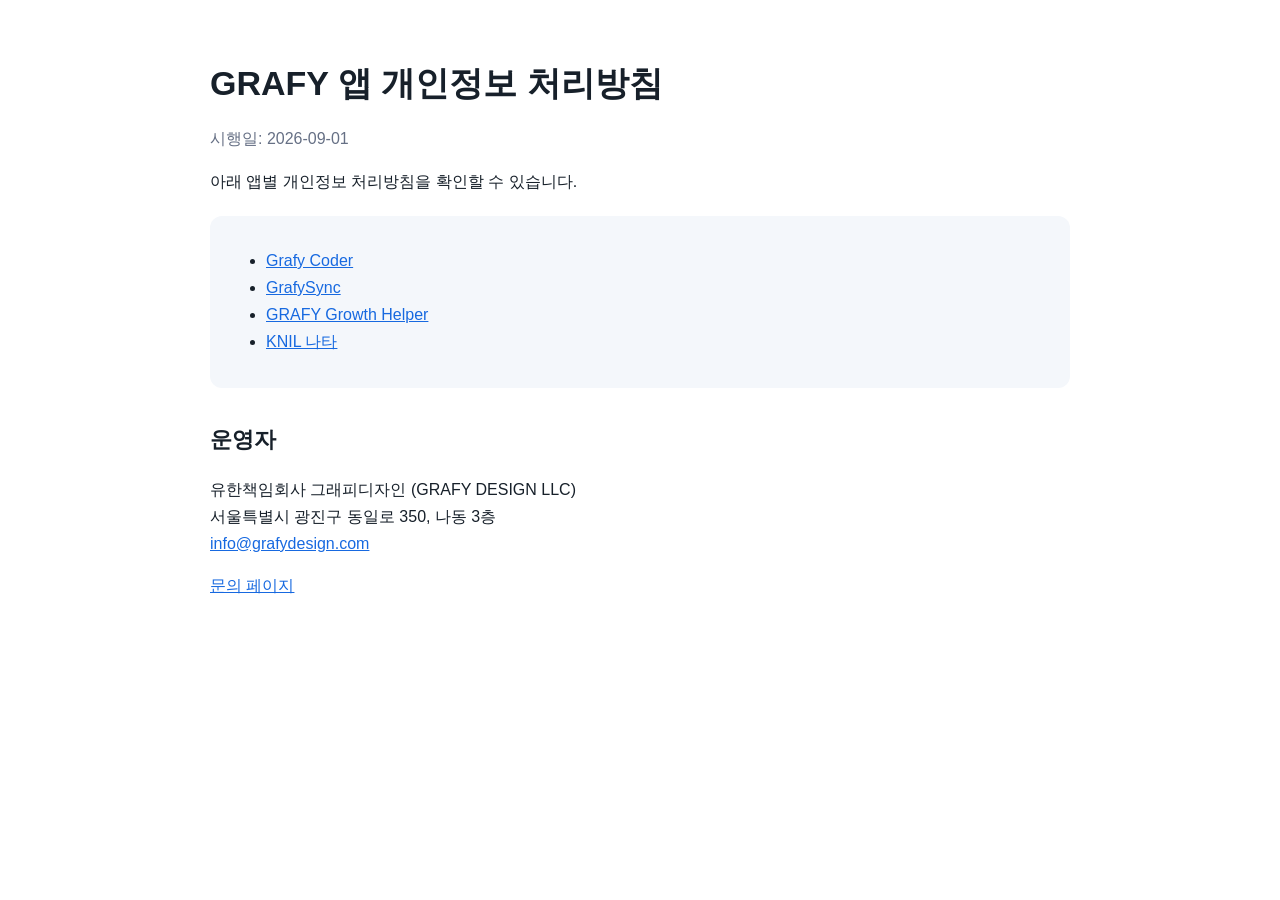
<file: index.html>
<!doctype html><html lang="ko"><head><meta charset="utf-8"><meta name="viewport" content="width=device-width,initial-scale=1"><title>GRAFY App Privacy</title><link rel="stylesheet" href="style.css"></head><body><h1>GRAFY 앱 개인정보 처리방침</h1><p class="muted">시행일: 2026-09-01</p><p>아래 앱별 개인정보 처리방침을 확인할 수 있습니다.</p><nav><ul><li><a href="grafy-coder/">Grafy Coder</a></li><li><a href="grafysync/">GrafySync</a></li><li><a href="ggh/">GRAFY Growth Helper</a></li><li><a href="knil/">KNIL 나타</a></li></ul></nav><h2>운영자</h2><p>유한책임회사 그래피디자인 (GRAFY DESIGN LLC)<br>서울특별시 광진구 동일로 350, 나동 3층<br><a href="mailto:info@grafydesign.com">info@grafydesign.com</a></p><p><a href="https://grafydesign.com/contact">문의 페이지</a></p></body></html>
</file>
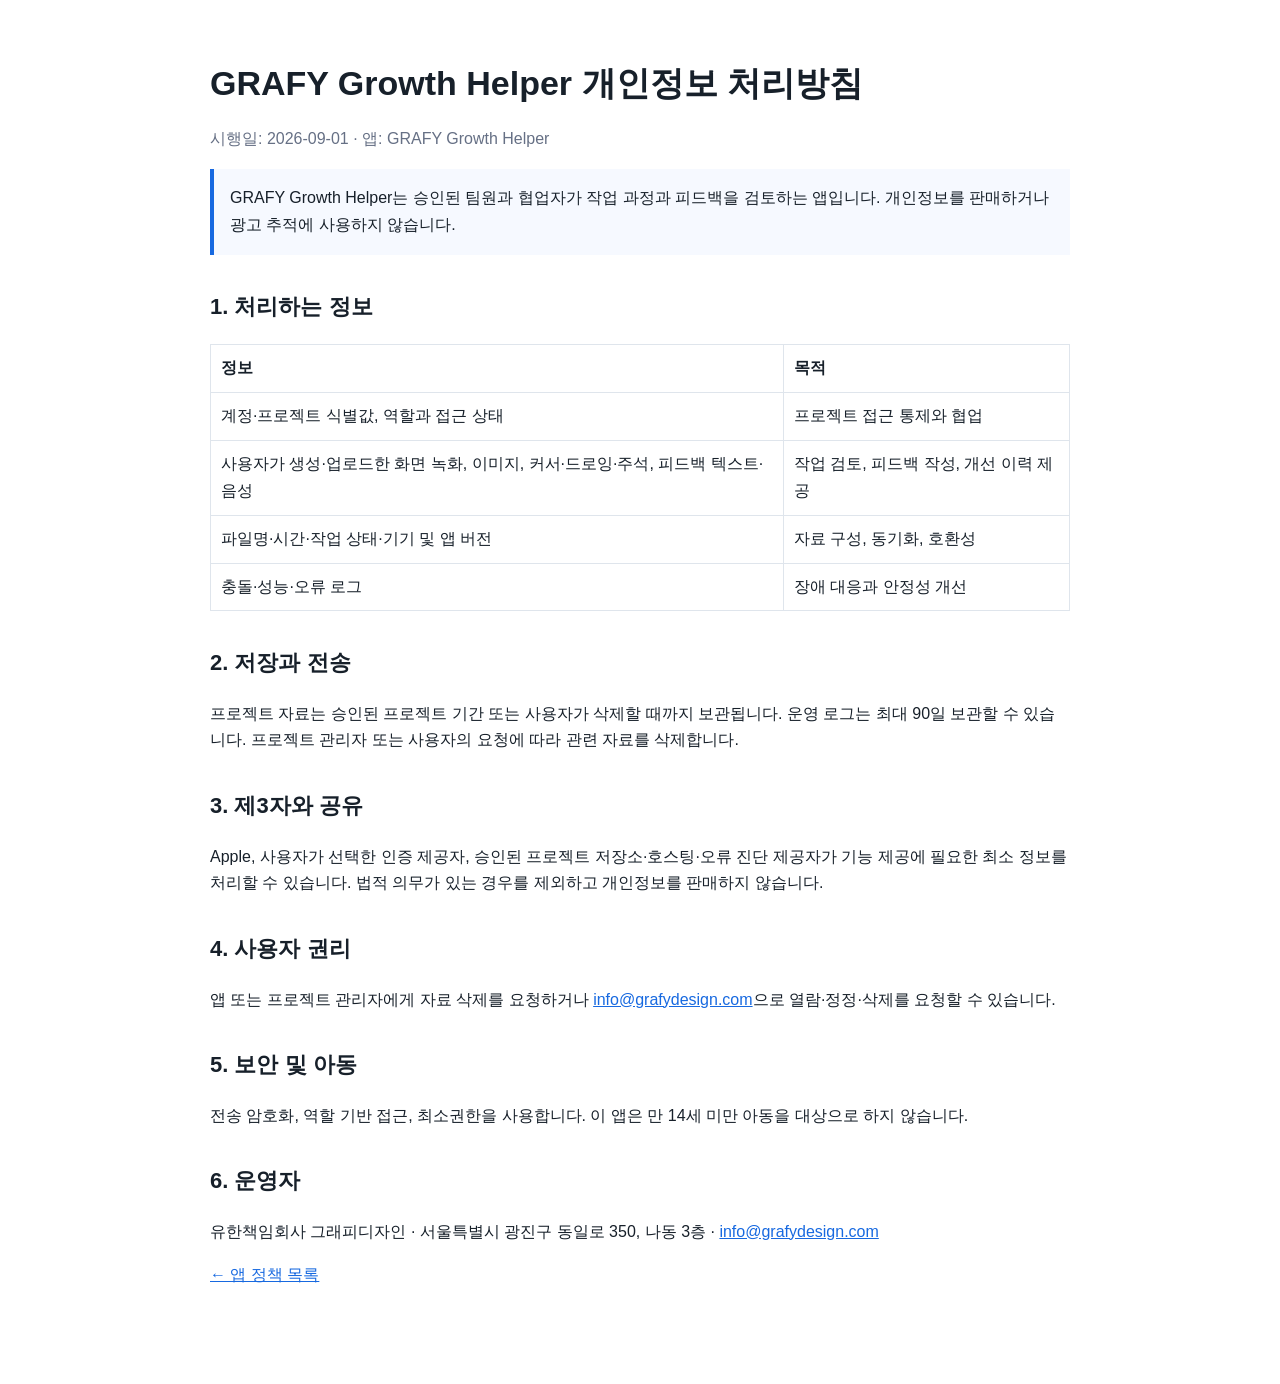
<file: ggh/index.html>
<!doctype html><html lang="ko"><head><meta charset="utf-8"><meta name="viewport" content="width=device-width,initial-scale=1"><title>GRAFY Growth Helper 개인정보 처리방침</title><link rel="stylesheet" href="../style.css"></head><body><h1>GRAFY Growth Helper 개인정보 처리방침</h1><p class="muted">시행일: 2026-09-01 · 앱: GRAFY Growth Helper</p><div class="notice">GRAFY Growth Helper는 승인된 팀원과 협업자가 작업 과정과 피드백을 검토하는 앱입니다. 개인정보를 판매하거나 광고 추적에 사용하지 않습니다.</div><h2>1. 처리하는 정보</h2><table><tr><th>정보</th><th>목적</th></tr><tr><td>계정·프로젝트 식별값, 역할과 접근 상태</td><td>프로젝트 접근 통제와 협업</td></tr><tr><td>사용자가 생성·업로드한 화면 녹화, 이미지, 커서·드로잉·주석, 피드백 텍스트·음성</td><td>작업 검토, 피드백 작성, 개선 이력 제공</td></tr><tr><td>파일명·시간·작업 상태·기기 및 앱 버전</td><td>자료 구성, 동기화, 호환성</td></tr><tr><td>충돌·성능·오류 로그</td><td>장애 대응과 안정성 개선</td></tr></table><h2>2. 저장과 전송</h2><p>프로젝트 자료는 승인된 프로젝트 기간 또는 사용자가 삭제할 때까지 보관됩니다. 운영 로그는 최대 90일 보관할 수 있습니다. 프로젝트 관리자 또는 사용자의 요청에 따라 관련 자료를 삭제합니다.</p><h2>3. 제3자와 공유</h2><p>Apple, 사용자가 선택한 인증 제공자, 승인된 프로젝트 저장소·호스팅·오류 진단 제공자가 기능 제공에 필요한 최소 정보를 처리할 수 있습니다. 법적 의무가 있는 경우를 제외하고 개인정보를 판매하지 않습니다.</p><h2>4. 사용자 권리</h2><p>앱 또는 프로젝트 관리자에게 자료 삭제를 요청하거나 <a href="mailto:info@grafydesign.com">info@grafydesign.com</a>으로 열람·정정·삭제를 요청할 수 있습니다.</p><h2>5. 보안 및 아동</h2><p>전송 암호화, 역할 기반 접근, 최소권한을 사용합니다. 이 앱은 만 14세 미만 아동을 대상으로 하지 않습니다.</p><h2>6. 운영자</h2><p>유한책임회사 그래피디자인 · 서울특별시 광진구 동일로 350, 나동 3층 · <a href="mailto:info@grafydesign.com">info@grafydesign.com</a></p><p><a href="../">← 앱 정책 목록</a></p></body></html>
</file>
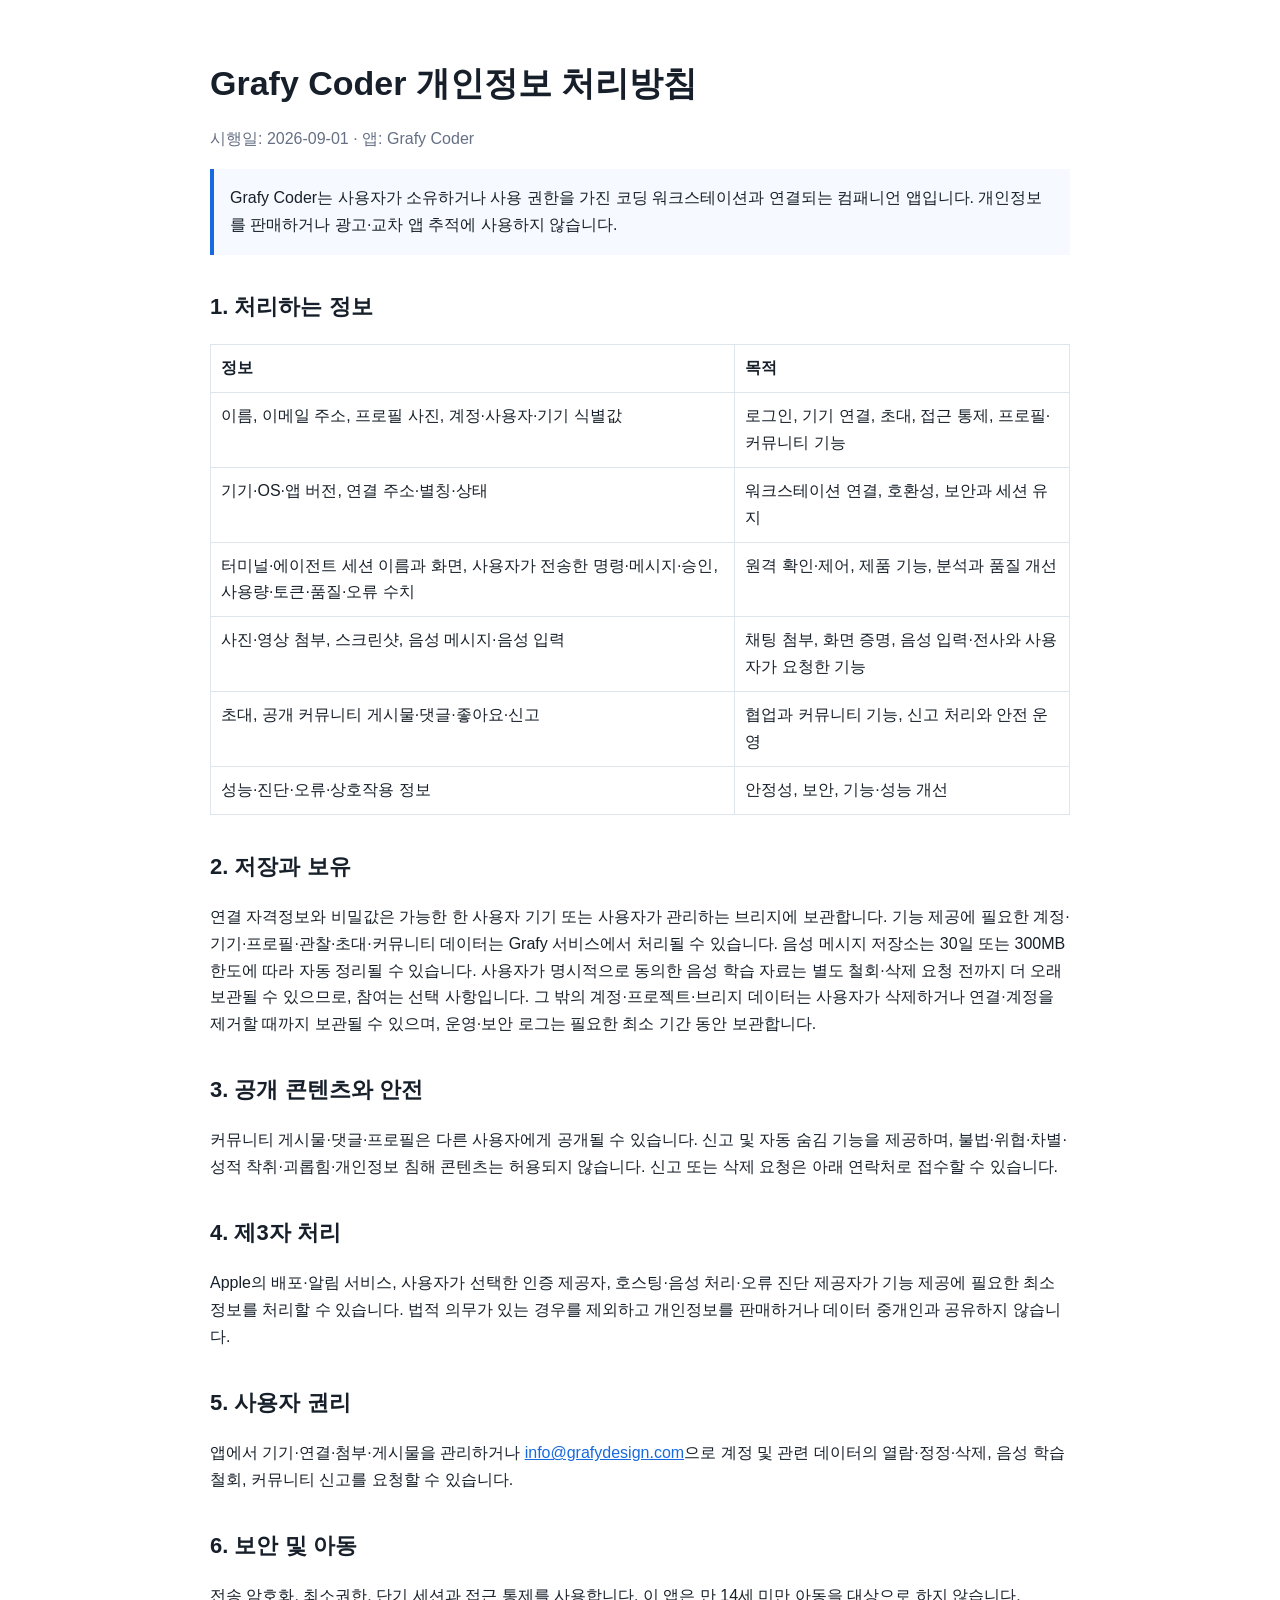
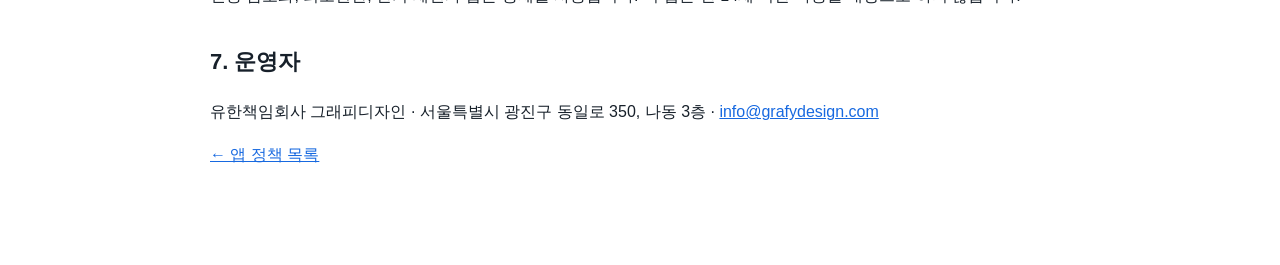
<file: grafy-coder/index.html>
<!doctype html><html lang="ko"><head><meta charset="utf-8"><meta name="viewport" content="width=device-width,initial-scale=1"><title>Grafy Coder 개인정보 처리방침</title><link rel="stylesheet" href="../style.css"></head><body><h1>Grafy Coder 개인정보 처리방침</h1><p class="muted">시행일: 2026-09-01 · 앱: Grafy Coder</p><div class="notice">Grafy Coder는 사용자가 소유하거나 사용 권한을 가진 코딩 워크스테이션과 연결되는 컴패니언 앱입니다. 개인정보를 판매하거나 광고·교차 앱 추적에 사용하지 않습니다.</div><h2>1. 처리하는 정보</h2><table><tr><th>정보</th><th>목적</th></tr><tr><td>이름, 이메일 주소, 프로필 사진, 계정·사용자·기기 식별값</td><td>로그인, 기기 연결, 초대, 접근 통제, 프로필·커뮤니티 기능</td></tr><tr><td>기기·OS·앱 버전, 연결 주소·별칭·상태</td><td>워크스테이션 연결, 호환성, 보안과 세션 유지</td></tr><tr><td>터미널·에이전트 세션 이름과 화면, 사용자가 전송한 명령·메시지·승인, 사용량·토큰·품질·오류 수치</td><td>원격 확인·제어, 제품 기능, 분석과 품질 개선</td></tr><tr><td>사진·영상 첨부, 스크린샷, 음성 메시지·음성 입력</td><td>채팅 첨부, 화면 증명, 음성 입력·전사와 사용자가 요청한 기능</td></tr><tr><td>초대, 공개 커뮤니티 게시물·댓글·좋아요·신고</td><td>협업과 커뮤니티 기능, 신고 처리와 안전 운영</td></tr><tr><td>성능·진단·오류·상호작용 정보</td><td>안정성, 보안, 기능·성능 개선</td></tr></table><h2>2. 저장과 보유</h2><p>연결 자격정보와 비밀값은 가능한 한 사용자 기기 또는 사용자가 관리하는 브리지에 보관합니다. 기능 제공에 필요한 계정·기기·프로필·관찰·초대·커뮤니티 데이터는 Grafy 서비스에서 처리될 수 있습니다. 음성 메시지 저장소는 30일 또는 300MB 한도에 따라 자동 정리될 수 있습니다. 사용자가 명시적으로 동의한 음성 학습 자료는 별도 철회·삭제 요청 전까지 더 오래 보관될 수 있으므로, 참여는 선택 사항입니다. 그 밖의 계정·프로젝트·브리지 데이터는 사용자가 삭제하거나 연결·계정을 제거할 때까지 보관될 수 있으며, 운영·보안 로그는 필요한 최소 기간 동안 보관합니다.</p><h2>3. 공개 콘텐츠와 안전</h2><p>커뮤니티 게시물·댓글·프로필은 다른 사용자에게 공개될 수 있습니다. 신고 및 자동 숨김 기능을 제공하며, 불법·위협·차별·성적 착취·괴롭힘·개인정보 침해 콘텐츠는 허용되지 않습니다. 신고 또는 삭제 요청은 아래 연락처로 접수할 수 있습니다.</p><h2>4. 제3자 처리</h2><p>Apple의 배포·알림 서비스, 사용자가 선택한 인증 제공자, 호스팅·음성 처리·오류 진단 제공자가 기능 제공에 필요한 최소 정보를 처리할 수 있습니다. 법적 의무가 있는 경우를 제외하고 개인정보를 판매하거나 데이터 중개인과 공유하지 않습니다.</p><h2>5. 사용자 권리</h2><p>앱에서 기기·연결·첨부·게시물을 관리하거나 <a href="mailto:info@grafydesign.com">info@grafydesign.com</a>으로 계정 및 관련 데이터의 열람·정정·삭제, 음성 학습 철회, 커뮤니티 신고를 요청할 수 있습니다.</p><h2>6. 보안 및 아동</h2><p>전송 암호화, 최소권한, 단기 세션과 접근 통제를 사용합니다. 이 앱은 만 14세 미만 아동을 대상으로 하지 않습니다.</p><h2>7. 운영자</h2><p>유한책임회사 그래피디자인 · 서울특별시 광진구 동일로 350, 나동 3층 · <a href="mailto:info@grafydesign.com">info@grafydesign.com</a></p><p><a href="../">← 앱 정책 목록</a></p></body></html>
</file>
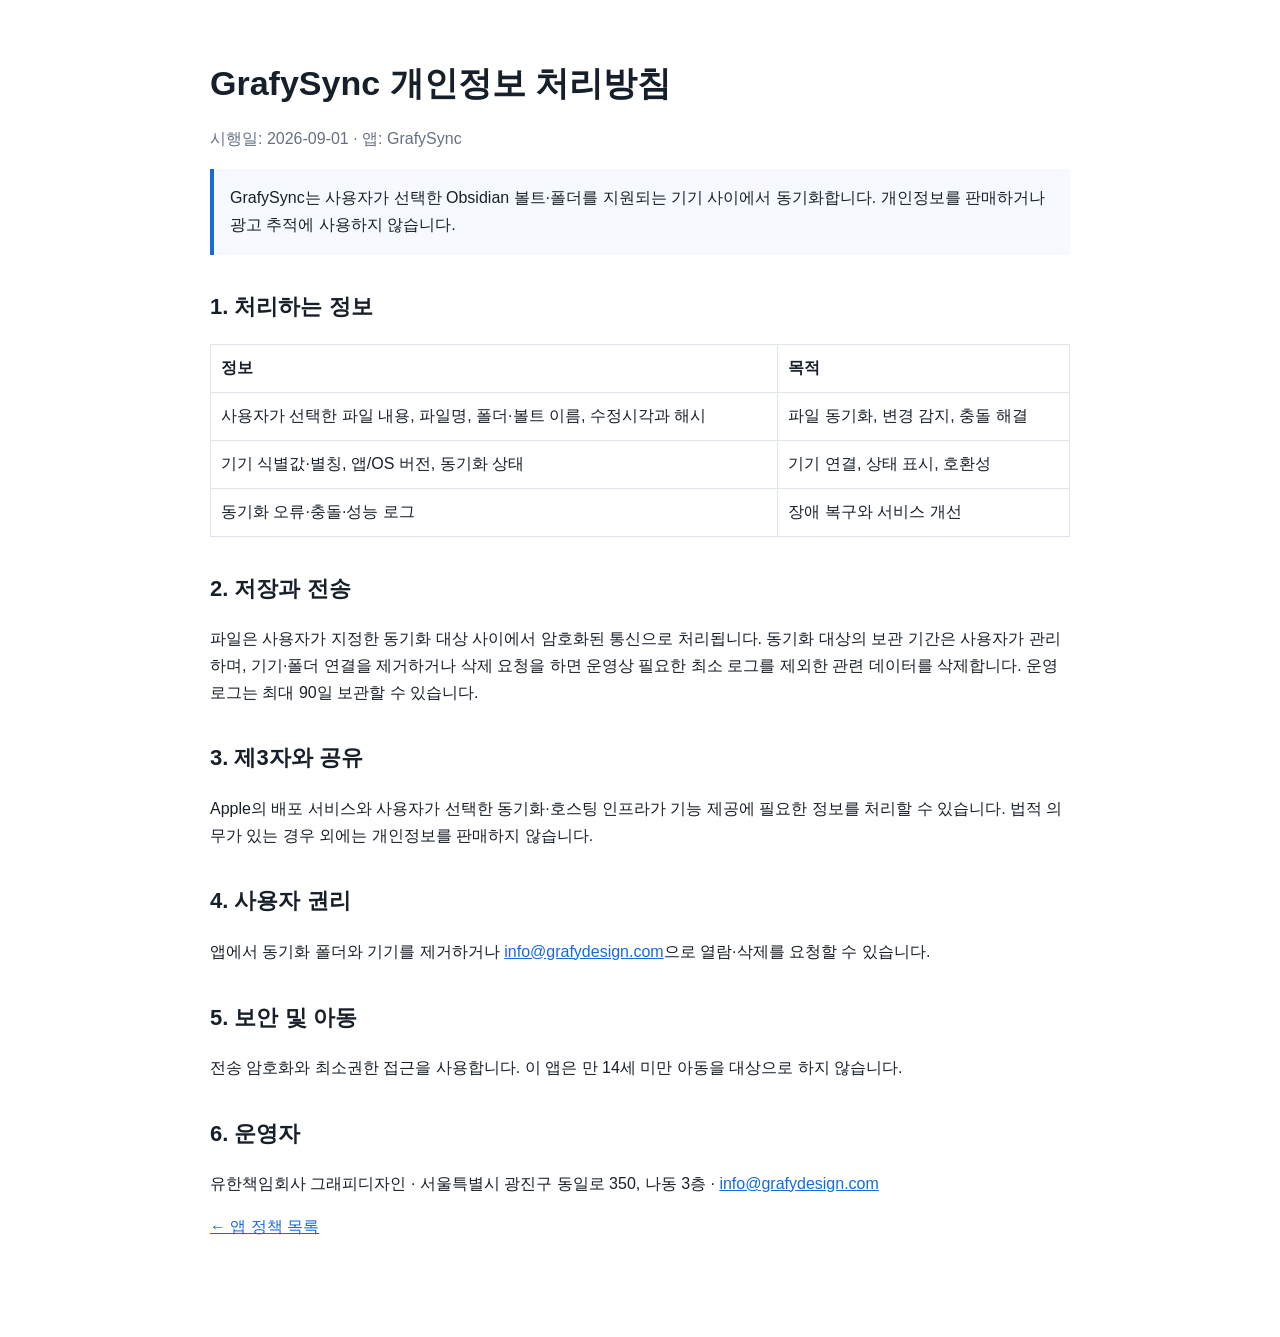
<file: grafysync/index.html>
<!doctype html><html lang="ko"><head><meta charset="utf-8"><meta name="viewport" content="width=device-width,initial-scale=1"><title>GrafySync 개인정보 처리방침</title><link rel="stylesheet" href="../style.css"></head><body><h1>GrafySync 개인정보 처리방침</h1><p class="muted">시행일: 2026-09-01 · 앱: GrafySync</p><div class="notice">GrafySync는 사용자가 선택한 Obsidian 볼트·폴더를 지원되는 기기 사이에서 동기화합니다. 개인정보를 판매하거나 광고 추적에 사용하지 않습니다.</div><h2>1. 처리하는 정보</h2><table><tr><th>정보</th><th>목적</th></tr><tr><td>사용자가 선택한 파일 내용, 파일명, 폴더·볼트 이름, 수정시각과 해시</td><td>파일 동기화, 변경 감지, 충돌 해결</td></tr><tr><td>기기 식별값·별칭, 앱/OS 버전, 동기화 상태</td><td>기기 연결, 상태 표시, 호환성</td></tr><tr><td>동기화 오류·충돌·성능 로그</td><td>장애 복구와 서비스 개선</td></tr></table><h2>2. 저장과 전송</h2><p>파일은 사용자가 지정한 동기화 대상 사이에서 암호화된 통신으로 처리됩니다. 동기화 대상의 보관 기간은 사용자가 관리하며, 기기·폴더 연결을 제거하거나 삭제 요청을 하면 운영상 필요한 최소 로그를 제외한 관련 데이터를 삭제합니다. 운영 로그는 최대 90일 보관할 수 있습니다.</p><h2>3. 제3자와 공유</h2><p>Apple의 배포 서비스와 사용자가 선택한 동기화·호스팅 인프라가 기능 제공에 필요한 정보를 처리할 수 있습니다. 법적 의무가 있는 경우 외에는 개인정보를 판매하지 않습니다.</p><h2>4. 사용자 권리</h2><p>앱에서 동기화 폴더와 기기를 제거하거나 <a href="mailto:info@grafydesign.com">info@grafydesign.com</a>으로 열람·삭제를 요청할 수 있습니다.</p><h2>5. 보안 및 아동</h2><p>전송 암호화와 최소권한 접근을 사용합니다. 이 앱은 만 14세 미만 아동을 대상으로 하지 않습니다.</p><h2>6. 운영자</h2><p>유한책임회사 그래피디자인 · 서울특별시 광진구 동일로 350, 나동 3층 · <a href="mailto:info@grafydesign.com">info@grafydesign.com</a></p><p><a href="../">← 앱 정책 목록</a></p></body></html>
</file>
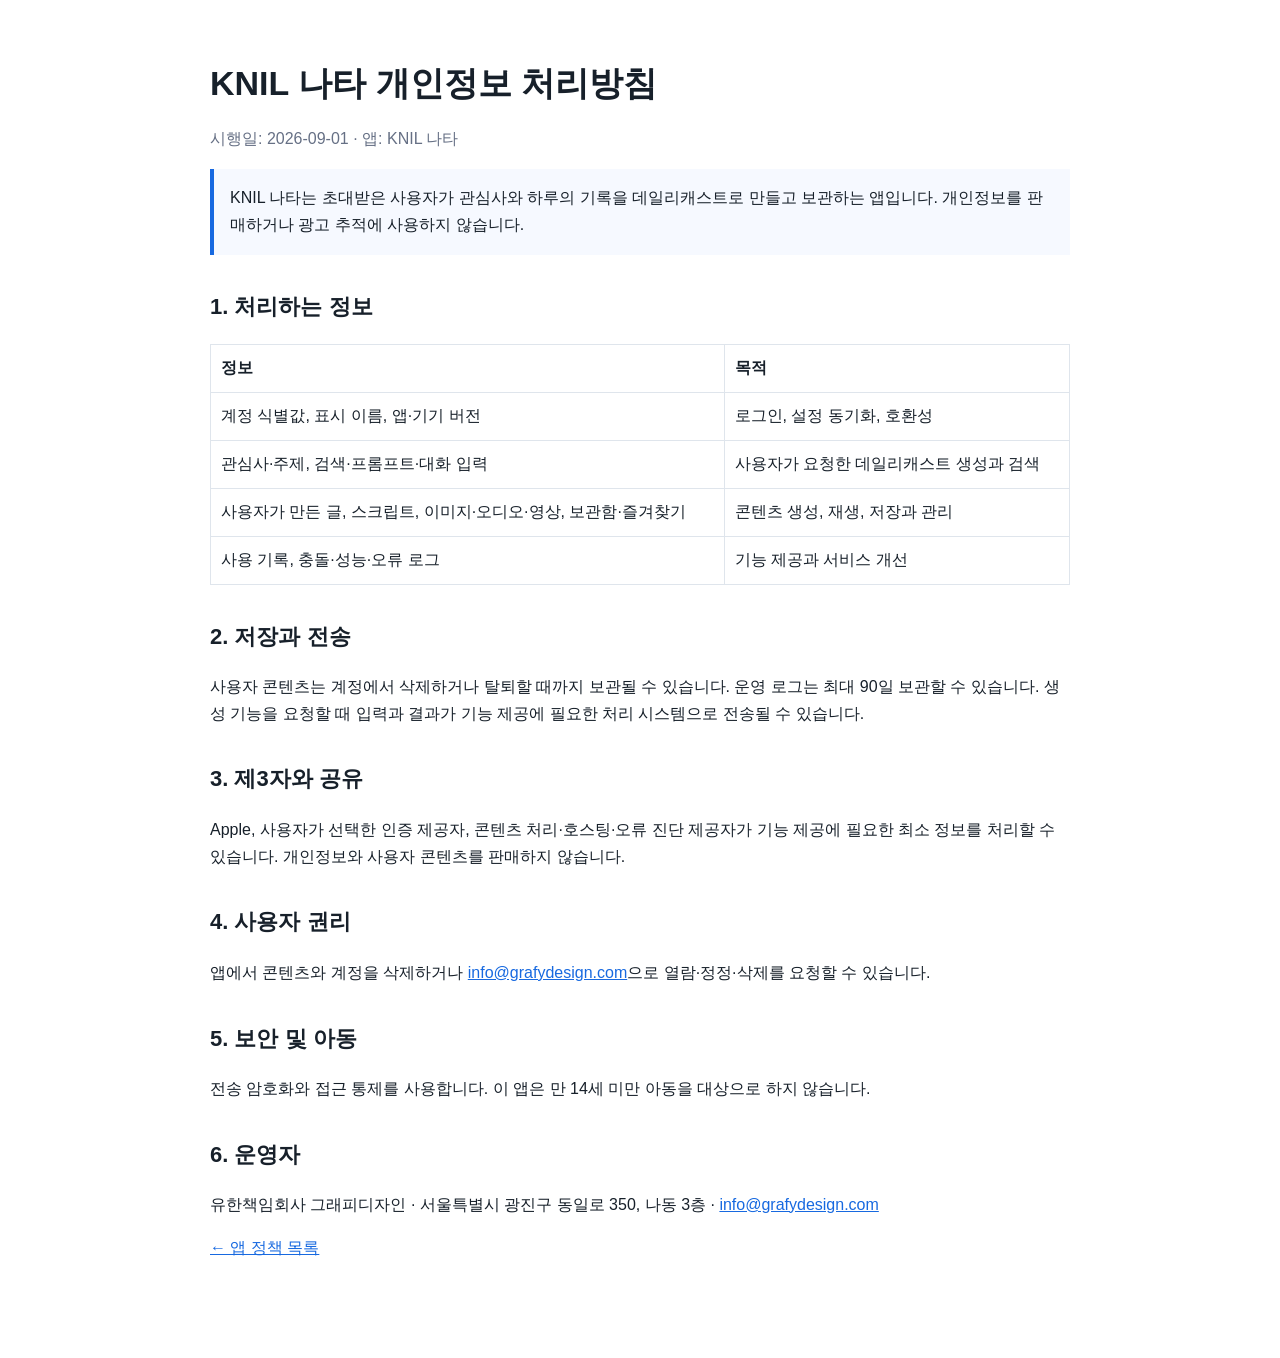
<file: knil/index.html>
<!doctype html><html lang="ko"><head><meta charset="utf-8"><meta name="viewport" content="width=device-width,initial-scale=1"><title>KNIL 나타 개인정보 처리방침</title><link rel="stylesheet" href="../style.css"></head><body><h1>KNIL 나타 개인정보 처리방침</h1><p class="muted">시행일: 2026-09-01 · 앱: KNIL 나타</p><div class="notice">KNIL 나타는 초대받은 사용자가 관심사와 하루의 기록을 데일리캐스트로 만들고 보관하는 앱입니다. 개인정보를 판매하거나 광고 추적에 사용하지 않습니다.</div><h2>1. 처리하는 정보</h2><table><tr><th>정보</th><th>목적</th></tr><tr><td>계정 식별값, 표시 이름, 앱·기기 버전</td><td>로그인, 설정 동기화, 호환성</td></tr><tr><td>관심사·주제, 검색·프롬프트·대화 입력</td><td>사용자가 요청한 데일리캐스트 생성과 검색</td></tr><tr><td>사용자가 만든 글, 스크립트, 이미지·오디오·영상, 보관함·즐겨찾기</td><td>콘텐츠 생성, 재생, 저장과 관리</td></tr><tr><td>사용 기록, 충돌·성능·오류 로그</td><td>기능 제공과 서비스 개선</td></tr></table><h2>2. 저장과 전송</h2><p>사용자 콘텐츠는 계정에서 삭제하거나 탈퇴할 때까지 보관될 수 있습니다. 운영 로그는 최대 90일 보관할 수 있습니다. 생성 기능을 요청할 때 입력과 결과가 기능 제공에 필요한 처리 시스템으로 전송될 수 있습니다.</p><h2>3. 제3자와 공유</h2><p>Apple, 사용자가 선택한 인증 제공자, 콘텐츠 처리·호스팅·오류 진단 제공자가 기능 제공에 필요한 최소 정보를 처리할 수 있습니다. 개인정보와 사용자 콘텐츠를 판매하지 않습니다.</p><h2>4. 사용자 권리</h2><p>앱에서 콘텐츠와 계정을 삭제하거나 <a href="mailto:info@grafydesign.com">info@grafydesign.com</a>으로 열람·정정·삭제를 요청할 수 있습니다.</p><h2>5. 보안 및 아동</h2><p>전송 암호화와 접근 통제를 사용합니다. 이 앱은 만 14세 미만 아동을 대상으로 하지 않습니다.</p><h2>6. 운영자</h2><p>유한책임회사 그래피디자인 · 서울특별시 광진구 동일로 350, 나동 3층 · <a href="mailto:info@grafydesign.com">info@grafydesign.com</a></p><p><a href="../">← 앱 정책 목록</a></p></body></html>
</file>
<file: style.css>
body{font-family:-apple-system,BlinkMacSystemFont,"Segoe UI",sans-serif;max-width:860px;margin:0 auto;padding:40px 22px 80px;color:#17202a;line-height:1.68}h1{font-size:34px;line-height:1.2}h2{margin-top:34px;font-size:22px}h3{margin-top:24px}a{color:#1769e0}nav{margin:20px 0 34px;padding:16px;background:#f4f7fb;border-radius:12px}table{border-collapse:collapse;width:100%}th,td{border:1px solid #dfe5ec;padding:10px;text-align:left;vertical-align:top}.muted{color:#667085}.notice{padding:16px;border-left:4px solid #1769e0;background:#f6f9ff}code{background:#f2f4f7;padding:2px 5px;border-radius:4px}@media(max-width:600px){h1{font-size:28px}body{padding-top:24px}table{font-size:14px}}
</file>
